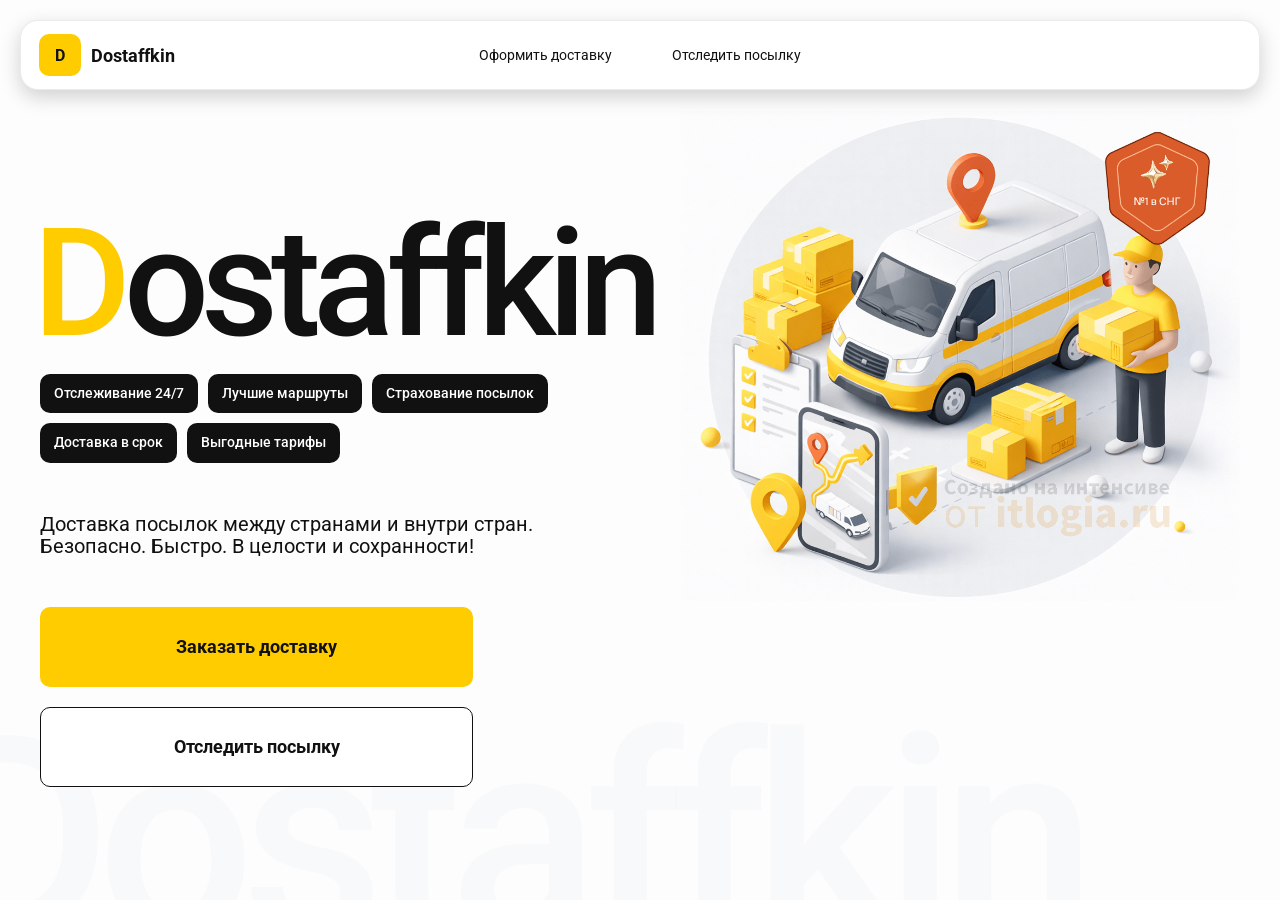
<file: index.html>
<!doctype html>
<html lang="ru">

<head>
    <meta charset="utf-8" />
    <meta name="viewport" content="width=device-width,initial-scale=1,maximum-scale=1,user-scalable=0" />
    <title>Dostaffkin — Доставка посылок между странами и внутри стран. Безопасно. Быстро. В целости и сохранности!
    </title>

    <link href="styles/base.css" rel="stylesheet" />
    <link href="styles/base_adaptive.css" rel="stylesheet" />
    <link href="styles/index.css" rel="stylesheet" />
    <link href="styles/index_adaptive.css" rel="stylesheet" />
</head>

<body>
    <div class="container">
        <header class="header">
            <a class="header-brand" href="#">
                <div class="header-logo">D</div>
                <div class="header-title">Dostaffkin</div>
            </a>
            <nav class="header-menu">
                <a class="header-link" href="./order.html">Оформить <span>доставку</span></a>
                <a class="header-link" href="./track.html">Отследить <span>посылку</span></a>
            </nav>
        </header>
        <main class="main">
            <section class="main-info">
                <div class="main-title">
                    <span>D</span>ostaffkin
                </div>
                <div class="main-features">
                    <div class="main-feature">Отслеживание 24/7</div>
                    <div class="main-feature">Лучшие маршруты</div>
                    <div class="main-feature">Страхование посылок</div>
                    <div class="main-feature">Доставка в срок</div>
                    <div class="main-feature">Выгодные тарифы</div>
                </div>
                <div class="main-description">
                    Доставка посылок между странами и внутри стран.
                    Безопасно. Быстро. В целости и сохранности!
                </div>
                <div class="main-actions">
                    <a class="button" type="button" href="./order.html">Заказать доставку</a>
                    <a class="button button-white" type="button" href="./track.html">Отследить посылку</a>
                </div>
            </section>
            <div class="main-title-ghost">Dostaffkin</div>
            <section class="main-image">
                <img src="images/main-image.png" alt="Main image" />
            </section>
        </main>
    </div>
</body>

</html>
</file>
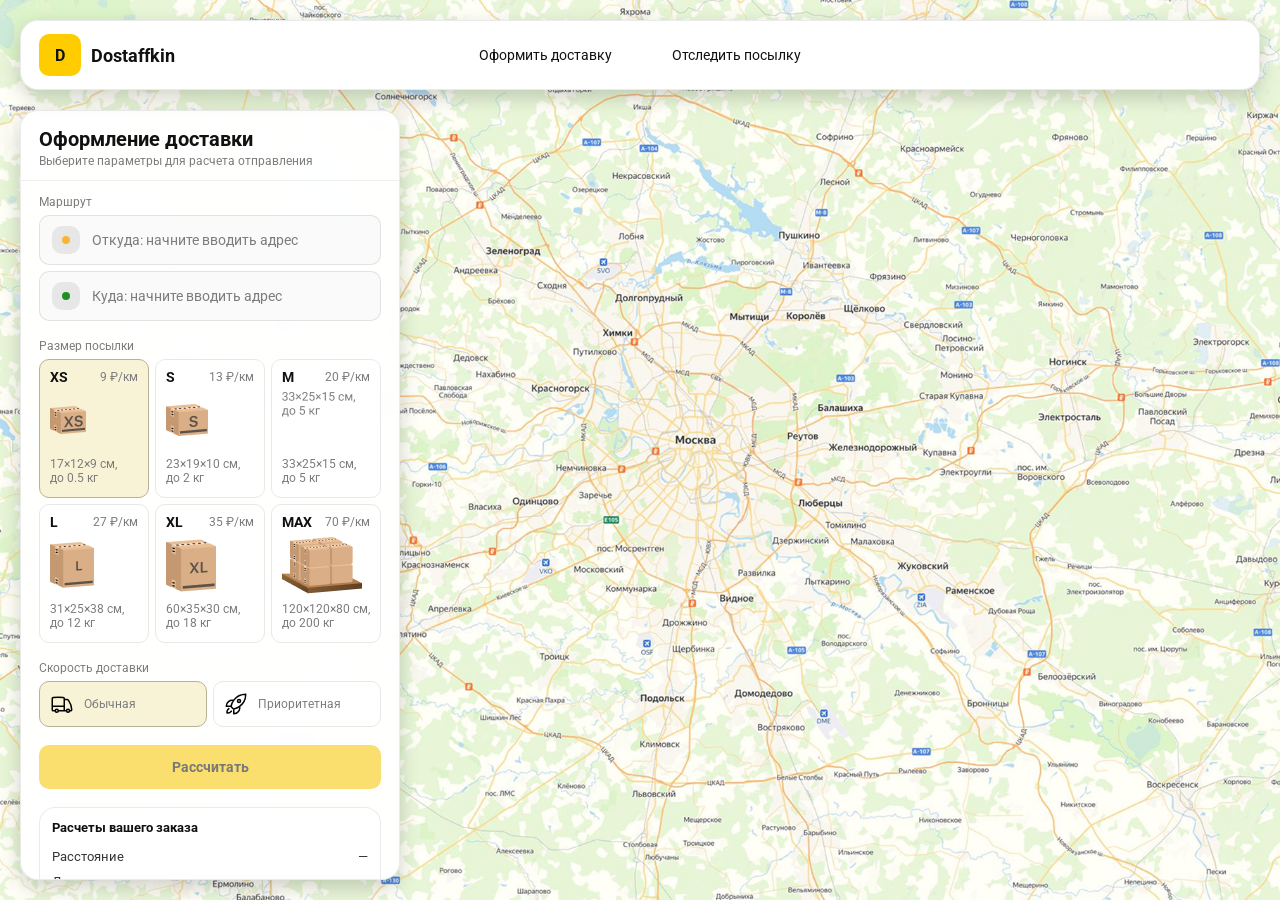
<file: order.html>
<!doctype html>
<html lang="ru">

<head>
    <meta charset="utf-8" />
    <meta name="viewport" content="width=device-width,initial-scale=1,maximum-scale=1,user-scalable=0" />
    <title>Оформление доставки</title>

    <link rel="stylesheet" href="styles/base.css" />
    <link rel="stylesheet" href="styles/base_adaptive.css" />

    <link rel="stylesheet" href="styles/order.css" />
    <link rel="stylesheet" href="styles/order_adaptive.css" />
    <script src="https://api-maps.yandex.ru/2.1?lang=ru_RU&apikey=6f4bd935-fa34-421b-a97f-c83a17cd594d&suggest_apikey=7994b06c-af55-4f1f-8116-7c47c0456ef1" type="text/javascript"></script>
</head>

<body>
    <div id="map"></div>

    <header class="header">
        <a class="header-brand" href="./index.html">
            <div class="header-logo">D</div>
            <div class="header-title">Dostaffkin</div>
        </a>
        <nav class="header-menu">
            <a class="header-link" href="#">Оформить <span>доставку</span></a>
            <a class="header-link" href="./track.html">Отследить <span>посылку</span></a>
        </nav>
    </header>

    <aside class="main" id="sidebar">
        <div class="main-header">
            <div class="main-title">Оформление доставки</div>
            <div class="main-text">Выберите параметры для расчета отправления</div>
        </div>
        <div class="main-content">
            <div class="main-route">
                <div class="main-block-title">Маршрут</div>
                <div class="main-fields">
                    <div class="main-field" id="fromField">
                        <div class="main-pin"></div>
                        <input id="from" placeholder="Откуда: начните вводить адрес" autocomplete="off" />
                        <div class="main-ac" id="fromAc" role="listbox" aria-label="Подсказки адресов"></div>
                    </div>

                    <div class="main-field" id="toField">
                        <div class="main-pin"></div>
                        <input id="to" placeholder="Куда: начните вводить адрес" autocomplete="off" />
                        <div class="main-ac" id="toAc" role="listbox" aria-label="Подсказки адресов"></div>
                    </div>
                </div>
            </div>
            <div class="main-package">
                <div class="main-block-title">Размер посылки</div>

                <div class="main-sizes">
                    <div class="main-size-card is-active" data-value="xs">
                        <div class="main-size-top">
                            <div class="main-size-label">XS</div>
                            <div class="main-size-rate">9 ₽/км</div>
                        </div>
                        <div class="main-size-media">
                            <img src="images/sizes/xs.png" alt="Короб XS" />
                        </div>
                        <div class="main-size-description">17×12×9 см,<br>до 0.5 кг</div>
                    </div>

                    <div class="main-size-card" data-value="s">
                        <div class="main-size-top">
                            <div class="main-size-label">S</div>
                            <div class="main-size-rate">13 ₽/км</div>
                        </div>
                        <div class="main-size-media">
                            <img src="images/sizes/s.png" alt="Короб S" />
                        </div>
                        <div class="main-size-description">23×19×10 см,<br>до 2 кг</div>
                    </div>

                    <div class="main-size-card" data-value="m">
                        <div class="main-size-top">
                            <div class="main-size-label">M</div>
                            <div class="main-size-rate">20 ₽/км</div>
                        </div>
                        <div class="main-size-media">
                            <img src="images/sizes/m.png" alt="Короб M" />
                        </div>
                        <div class="main-size-description">33×25×15 см,<br>до 5 кг</div>
                    </div>

                    <div class="main-size-card" data-value="l">
                        <div class="main-size-top">
                            <div class="main-size-label">L</div>
                            <div class="main-size-rate">27 ₽/км</div>
                        </div>
                        <div class="main-size-media">
                            <img src="images/sizes/l.png" alt="Короб L" />
                        </div>
                        <div class="main-size-description">31×25×38 см,<br>до 12 кг</div>
                    </div>

                    <div class="main-size-card" data-value="xl">
                        <div class="main-size-top">
                            <div class="main-size-label">XL</div>
                            <div class="main-size-rate">35 ₽/км</div>
                        </div>
                        <div class="main-size-media">
                            <img src="images/sizes/xl.png" alt="Короб XL" />
                        </div>
                        <div class="main-size-description">60×35×30 см,<br>до 18 кг</div>
                    </div>

                    <div class="main-size-card" data-value="max">
                        <div class="main-size-top">
                            <div class="main-size-label">MAX</div>
                            <div class="main-size-rate">70 ₽/км</div>
                        </div>
                        <div class="main-size-media main-size-media-palleta">
                            <img src="images/sizes/max.png" alt="Паллета" />
                        </div>
                        <div class="main-size-description">120×120×80 см,<br>до 200 кг</div>
                    </div>
                </div>
            </div>
            <div class="main-speed">
                <div class="main-block-title">Скорость доставки</div>

                <div class="main-speeds">
                    <div class="main-speed-card is-active" data-value="regular">
                        <img class="main-speed-media" src="images/icons/regular.svg" alt="Regular" />
                        <div class="main-speed-description">Обычная</div>
                    </div>
                    <div class="main-speed-card" data-value="fast">
                        <img class="main-speed-media" src="images/icons/fast.svg" alt="Fast" />
                        <div class="main-speed-description">Приоритетная</div>
                    </div>

                </div>
            </div>
            <div class="main-calculate-block">
                <button id="calc" class="button calculate-button" type="button" disabled>Рассчитать</button>
            </div>
            <div class="main-result" id="result">
                <div class="main-result-title">Расчеты вашего заказа</div>
                <div class="main-result-lines">
                    <div class="main-result-line"><span>Расстояние</span><span id="distanceValue">—</span></div>
                    <div class="main-result-line"><span>Доставим через</span><span id="durationValue">—</span></div>
                    <div class="main-result-line"><span>Тариф</span><span id="rateValue">—</span></div>
                </div>
                <div class="main-price">
                    <div class="main-price-label">Итого</div>
                    <div class="main-price-value" id="totalValue">—</div>
                </div>
            </div>
            <div class="main-order-box">
                <div class="main-order-form" id="orderForm">
                    <div class="main-order-title">Оформление доставки</div>
                    <div class="main-block-info-row">
                        <div class="main-block-title">Контакты</div>
                        <div class="order-fields">
                            <div class="main-field">
                                <input id="customerName" placeholder="Ваше имя" autocomplete="off" />
                            </div>
                            <div class="main-field">
                                <input id="customerPhone" placeholder="Ваш телефон" autocomplete="off"
                                    inputmode="tel" />
                            </div>
                        </div>
                    </div>
                    <div class="main-block-info-row extra-info">
                        <div class="main-block-title">Дополнительная информация</div>
                        <div class="main-field textarea">
                            <textarea id="comment" placeholder="Детали доставки и комментарии"></textarea>
                        </div>
                    </div>
                    <button id="submit" class="button main-submit-request" type="button" disabled>Отправить
                        заявку
                    </button>
                </div>

                <div class="main-order-success" id="orderSuccess">
                    <div class="main-success-icon">✓</div>
                    <div class="main-success-title">Заявка отправлена!</div>
                    <div class="main-success-title">Номер отправления – <span id="orderId"></span></div>
                    <div class="main-success-subtitle">Мы скоро свяжемся с вами</div>
                </div>
            </div>
        </div>
    </aside>

    <script src="scripts/order.js"></script>
</body>

</html>
</file>
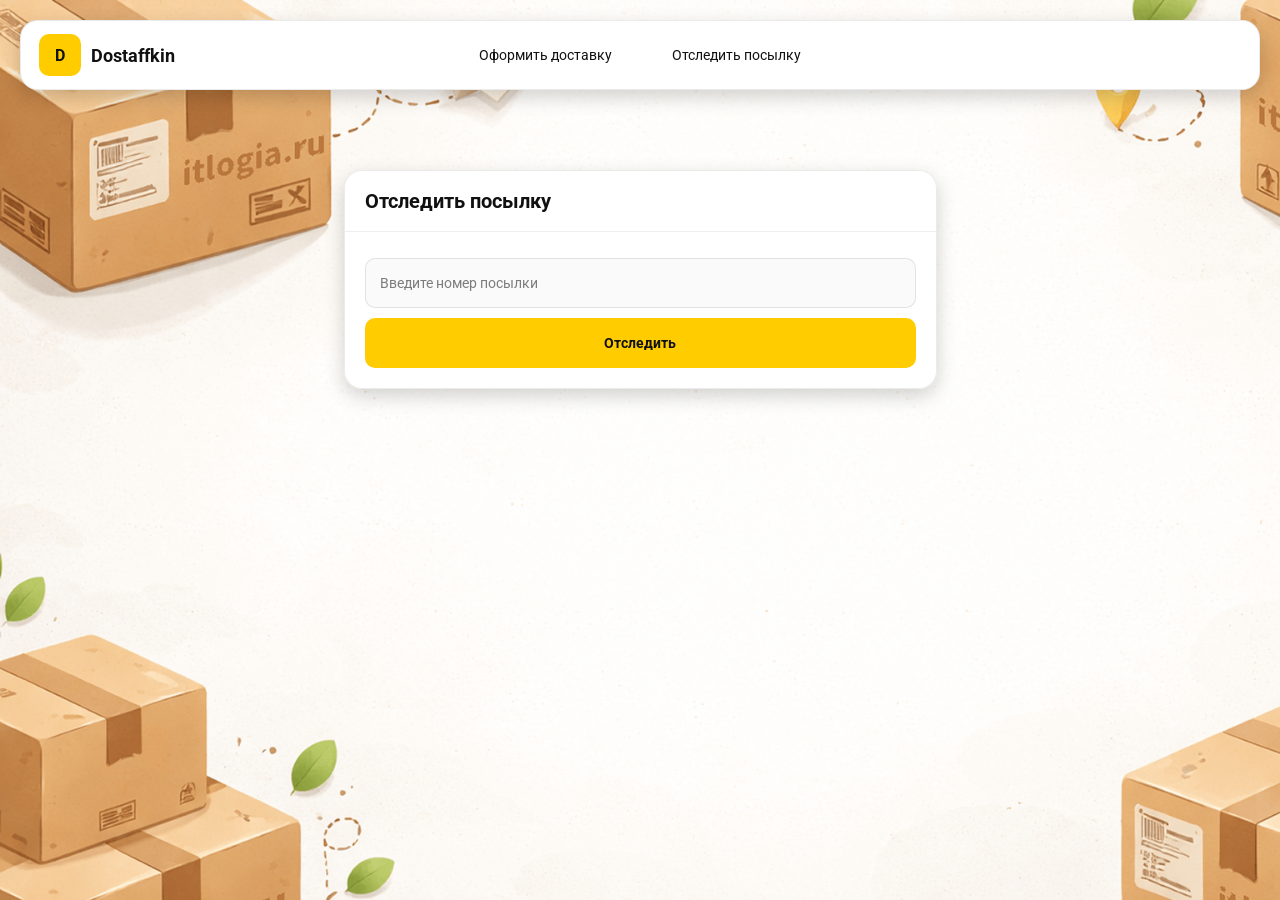
<file: track.html>
<!doctype html>
<html lang="ru">

<head>
    <meta charset="utf-8" />
    <meta name="viewport" content="width=device-width,initial-scale=1,maximum-scale=1,user-scalable=0" />
    <title>Отследить посылку</title>
    <link rel="stylesheet" href="styles/base.css" />
    <link rel="stylesheet" href="styles/base_adaptive.css" />

    <link rel="stylesheet" href="styles/track.css" />
    <link rel="stylesheet" href="styles/track_adaptive.css" />
</head>

<body>

    <div class="container">
        <header class="header">
            <a class="header-brand" href="./index.html">
                <div class="header-logo">D</div>
                <div class="header-title">Dostaffkin</div>
            </a>
            <nav class="header-menu">
                <a class="header-link" href="./order.html">Оформить <span>доставку</span></a>
                <a class="header-link" href="#">Отследить <span>посылку</span></a>
            </nav>
        </header>
        <main class="track-content">
            <section class="track-card track-search">
                <div class="track-title">Отследить посылку</div>
                <div class="track-action">
                    <div class="main-field track-field">
                        <input id="trackNumber" placeholder="Введите номер посылки" autocomplete="off" />
                    </div>
                    <button id="trackButton" class="button track-button" type="button">Отследить</button>
                </div>
            </section>
            <section class="track-card track-result" id="trackResult">
                <div class="track-result-header">
                    <div class="track-id" id="trackIdValue"></div>
                    <div class="track-routes">
                        <div class="track-route">
                            <div class="track-route-pin">
                                <svg xmlns="http://www.w3.org/2000/svg" fill="none" viewBox="0 0 24 24"
                                    stroke-width="1.5" stroke="orange" class="size-6">
                                    <path stroke-linecap="round" stroke-linejoin="round"
                                        d="M15 10.5a3 3 0 1 1-6 0 3 3 0 0 1 6 0Z" />
                                    <path stroke-linecap="round" stroke-linejoin="round"
                                        d="M19.5 10.5c0 7.142-7.5 11.25-7.5 11.25S4.5 17.642 4.5 10.5a7.5 7.5 0 1 1 15 0Z" />
                                </svg>
                            </div>
                            <div class="track-route-address" id="trackFromValue">
                                Откуда: Москва, улица Арбат, 1
                            </div>
                        </div>
                        <div class="track-route track-route-arrow">
                            <svg xmlns="http://www.w3.org/2000/svg" fill="none" viewBox="0 0 24 24" stroke-width="1.5"
                                stroke="currentColor" class="size-6">
                                <path stroke-linecap="round" stroke-linejoin="round"
                                    d="M19.5 13.5 12 21m0 0-7.5-7.5M12 21V3" />
                            </svg>
                        </div>
                        <div class="track-route">
                            <div class="track-route-pin">
                                <svg xmlns="http://www.w3.org/2000/svg" fill="none" viewBox="0 0 24 24"
                                    stroke-width="1.5" stroke="green" class="size-6">
                                    <path stroke-linecap="round" stroke-linejoin="round"
                                        d="M15 10.5a3 3 0 1 1-6 0 3 3 0 0 1 6 0Z" />
                                    <path stroke-linecap="round" stroke-linejoin="round"
                                        d="M19.5 10.5c0 7.142-7.5 11.25-7.5 11.25S4.5 17.642 4.5 10.5a7.5 7.5 0 1 1 15 0Z" />
                                </svg>
                            </div>
                            <div class="track-route-address" id="trackToValue">
                                Куда: Минск, проспект Независимости, 58
                            </div>
                        </div>
                    </div>
                </div>
                <div class="track-info">
                    <div class="track-status-title">Статус данной посылки:</div>
                    <div class="track-status-list" id="trackStatusList">
                    </div>
                </div>
            </section>
        </main>
    </div>

    <script src="scripts/track.js"></script>
</body>

</html>
</file>
<file: styles/base.css>
*, *::before, *::after {
    box-sizing: border-box;
}

@font-face {
    font-family: "Roboto";
    src: url("../fonts/Roboto-Regular.ttf");
    font-weight: normal;
}

@font-face {
    font-family: "Roboto";
    src: url("../fonts/Roboto-Bold.ttf");
    font-weight: bold;
}

@font-face {
    font-family: "Roboto";
    src: url("../fonts/Roboto-Medium.ttf");
    font-weight: 500;
}

html, body {
    margin: 0;
    color: #111111;
    font-family: "Roboto", sans-serif;
}

body {
    background: #FDFDFD;
}

.header {
    border-radius: 18px;
    box-shadow: 0 7px 20px 0 #0000002E;
    backdrop-filter: blur(10px);
    background: #ffffff;
    left: 20px;
    border: 1px solid rgba(0, 0, 0, 0.08);
    position: fixed;
    right: 20px;
    top: 20px;
    padding: 14px 18px;
    height: 70px;
    display: flex;
    align-items: center;
    z-index: 6;
}

.header-brand {
    display: flex;
    align-items: center;
    text-decoration: none;
    gap: 10px;
}

.header-logo {
    width: 42px;
    height: 42px;
    border-radius: 10px;
    background: #FFCC00;
    display: grid;
    place-items: center;
    font-weight: bold;
    color: #111;
}

.header-title {
    font-size: 18px;
    font-weight: bold;
    color: #111111;
    text-decoration: none;
}

.header-menu {
    display: flex;
    align-items: center;
    gap: 60px;
    margin: 0;
    position: absolute;
    left: 50%;
    transform: translateX(-50%);
}

.header-link {
    font-size: 14px;
    color: #111111;
    text-decoration: none;
}

.button {
    border: 0;
    outline: none;
    height: 44px;
    border-radius: 10px;
    font-size: 14px;
    font-weight: bold;
    cursor: pointer;
    font-family: inherit;
    transition: transform .08s ease, opacity .12s ease;
    background: #ffcc00;
    color: #111111;
    text-align: center;
    text-decoration: none;
}

.button:hover {
    background-color: #E5BC19;
}

.button:disabled {
    cursor: not-allowed;
    background-color: #FADE6E;
    color: #787878;
    transform: none;
}

.button.button-white {
    background: #ffffff;
    border: 1px solid #111111;
}

.button.button-white:hover {
    background: rgb(241 241 241);
}

.main-field {
    display: flex;
    align-items: center;
    margin-top: 6px;
    gap: 10px;
    border: 1px solid #1111111A;
    background: #FAFAFA;
    border-radius: 10px;
    padding: 10px 12px;
    position: relative;
    box-sizing: border-box;
    height: 50px;
}

.main-field.textarea {
    height: auto;
}

.main-pin {
    width: 28px;
    height: 28px;
    border-radius: 10px;
    background: rgba(17, 17, 17, 0.08);
    display: grid;
    place-items: center;
    flex: 0 0 auto;
    position: relative;
}

.main-pin::before {
    content: "";
    width: 8px;
    height: 8px;
    border-radius: 999px;
    background: orange;
    opacity: 0.75;
    display: block;
}

.main-field:last-child .main-pin::before {
    background: green;
    opacity: 0.85;
}

input,
textarea {
    width: 100%;
    border: 0;
    outline: none;
    background: transparent;
    font-size: 14px;
    color: #111111;
    font-family: inherit;
}

textarea {
    resize: vertical;
    min-height: 72px;
    padding: 2px 0;
}

input::placeholder,
textarea::placeholder {
    color: #7C7C7C;
}

.main-field:focus-within {
    border-color: rgba(0, 0, 0, 0.20);
    box-shadow: 0 0 0 4px rgba(255, 204, 0, 0.35);
    background: rgba(255, 255, 255, 0.75);
}
</file>
<file: styles/base_adaptive.css>
@media (max-width: 767px) {
    .header {
        left: 10px;
        right: 10px;
        top: 10px;
    }

    .header-link span {
        display: none;
    }

    .header-menu {
        gap: 20px;
        justify-content: flex-start;
        margin: 0 0 0 30px;
        position: static;
        transform: none;
    }
}

@media (max-width: 420px) {
    .header-title {
        display: none;
    }
}

@media (max-width: 374px) {
    .header-menu {
        gap: 10px;
        margin: 0 0 0 10px;
    }
}
</file>
<file: styles/index.css>
.container {
    overflow: hidden;
    min-height: 100vh;
}

.main {
    padding: 111px 40px 40px;
    position: relative;
    display: flex;
}

.main-info {
    max-width: 840px;
    width: 100%;
    position: relative;
}

.main-title {
    margin-top: 98px;
    font-weight: 500;
    font-size: 200px;
    line-height: 1;
    letter-spacing: -0.05em;
    color: #111111;
    left: -15px;
    position: relative;
}

.main-title span {
    color: #ffcc00;
}

.main-features {
    margin-top: 15px;
    display: flex;
    flex-wrap: wrap;
    gap: 10px;
}

.main-feature {
    background: #111111;
    color: #ffffff;
    padding: 12px 14px;
    font-weight: 500;
    font-size: 14px;
    line-height: 1.1;
    border-radius: 10px;
}

.main-description {
    margin-top: 50px;
    max-width: 500px;
    font-size: 20px;
    line-height: 1.1;
    color: #111111;
}

.main-actions {
    margin-top: 50px;
    display: flex;
    flex-direction: column;
    gap: 20px;
}

.main-actions .button {
    height: 80px;
    width: 433px;
    font-size: 18px;
    font-weight: bold;
    place-items: center;
    display: grid;
}

.main-title-ghost {
    position: absolute;
    z-index: -1;
    left: -70px;
    bottom: -150px;
    font-weight: 500;
    font-size: 278px;
    line-height: 1;
    letter-spacing: -0.05em;
    color: #ECEDF04D;
}

.main-image {
    width: 1024px;
    top: 100px;
    z-index: -2;
}

.main-image img {
    width: 100%;
    max-width: 1024px;
    height: auto;
    display: block;
}
</file>
<file: styles/index_adaptive.css>
@media (max-width: 1760px) {
    .main-title {
        font-size: 150px;
        left: -7px;
    }

    .main-info {
        max-width: 640px;
    }
}

@media (max-width: 1200px) {
    .main-info {
        max-width: 540px;
    }

    .main {
        padding: 111px 20px 20px;
    }

    .main-title {
        font-size: 120px;
        left: -4px;
    }

    .main-title-ghost {
        font-size: 220px;
    }
}

@media (max-width: 1024px) {
    .main-title {
        margin-top: 30px;
    }

    .main {
        flex-direction: column-reverse;
    }

    .main-image {
        max-width: 350px;
        position: absolute;
        left: 370px;
        top: 370px;
    }

    .main-info {
        max-width: 100%;
    }

    .main-actions {
        gap: 10px;
    }

    .main-actions .button {
        height: 50px;
        font-size: 14px;
        width: auto;
        max-width: 300px;
    }

    .main-description {
        max-width: 350px;
    }
}

@media (max-width: 570px) {
    .main-title {
        font-size: 88px;
    }

    .main-description {
        max-width: 100%
    }

    .main-actions {
        width: 100%;
    }

    .main-actions .button {
        width: 100%;
        max-width: 100%
    }

    .main-image {
        max-width: 650px;
        position: absolute;
        left: 170px;
        top: 70px;
        opacity: 0.2;
    }
}

@media (max-width: 400px) {
    .main-title {
        font-size: 70px;
    }
}
</file>
<file: styles/order.css>
#map {
    background-image: url("../images/order-bg.png");
    background-size: cover;
    position: fixed;
    inset: 0;
}

.main {
    border-radius: 18px;
    box-shadow: 0 7px 20px 0 #0000002E;
    backdrop-filter: blur(10px);
    background: rgba(255, 255, 255, 0.96);
    left: 20px;
    border: 1px solid rgba(0, 0, 0, 0.08);
    position: fixed;
    top: 110px;
    bottom: 20px;
    width: 380px;
    display: flex;
    flex-direction: column;
    overflow: hidden;
    z-index: 5;
}

.main-header {
    padding: 18px 18px 12px 18px;
    border-bottom: 1px solid rgba(0, 0, 0, 0.06);
    display: flex;
    flex-direction: column;
}

.main-title {
    font-size: 20px;
    line-height: 100%;
    font-weight: bold;
}

.main-text {
    font-size: 12px;
    margin-top: 5px;
    color: #7C7C7C;
}

.main-content {
    padding: 14px 18px 18px 18px;
    overflow: auto;
    scrollbar-width: none;
    display: flex;
    flex-direction: column;
    gap: 18px;
    flex: 1;
}

.main-block-title {
    font-size: 12px;
    color: #7C7C7C;
}

.main-route .main-block-title,
.main-package .main-block-title {
    margin-bottom: 6px;
}

.main-sizes {
    display: grid;
    gap: 6px;
    grid-template-columns: repeat(3, 1fr);
}

.main-size-card {
    border: 1px solid #E8E8E7;
    background: #FFFFFF;
    border-radius: 10px;
    padding: 10px;
    cursor: pointer;
    user-select: none;
    transition: transform .08s ease, border-color .12s ease, background .12s ease;
    min-height: 139px;
}

.main-size-card:hover {
    transform: translateY(-1px);
}

.main-size-card.is-active {
    background-color: #F8F2D6;
    border-color: #B7B196;
}

.main-size-top {
    display: flex;
    align-items: center;
    justify-content: space-between;
}

.main-size-label {
    font-weight: bold;
    font-size: 14px;
    color: #111111;
    line-height: 100%;
}

.main-size-rate {
    font-size: 12px;
    color: #7C7C7C;
    line-height: 100%;
}

.main-size-media {
    margin-top: 8px;
    height: 57px;
}

.main-size-description {
    margin-top: 8px;
    font-size: 12px;
    color: #7C7C7C;
    line-height: 1.2;
}

.calculate-button {
    width: 100%;
}

.main-result {
    border: 1px solid rgba(0, 0, 0, 0.08);
    background: rgba(255, 255, 255, 0.75);
    border-radius: 16px;
    padding: 12px;
    line-height: 1.25;
}

.main-result-title {
    font-weight: bold;
    font-size: 13px;
    color: #111111;
    margin-bottom: 13px;
}

.main-result-lines {
    gap: 8px;
    display: flex;
    flex-direction: column;
}

.main-result-line {
    font-size: 13px;
    color: rgba(17, 17, 17, 0.85);
    display: flex;
    justify-content: space-between;
}

.main-price {
    margin-top: 18px;
    padding-top: 10px;
    border-top: 1px dashed rgba(0, 0, 0, 0.12);
    display: flex;
    align-items: baseline;
    justify-content: space-between;
}

.main-price-label {
    font-size: 12px;
    color: rgba(17, 17, 17, 0.55);
}

.main-price-value {
    font-size: 20px;
    font-weight: bold;
    color: #111111;
    letter-spacing: -0.3px;
}

.main-order-box {
    background: #ffffff;
    border: 1px solid #E8E8E7;
    border-radius: 10px;
    padding: 12px;
}

.main-order-title {
    margin-bottom: 8px;
    font-weight: bold;
    font-size: 14px;
    color: #111111;
}

.main-block-info {
    display: flex;
    flex-direction: column;
    gap: 6px;
}

.order-fields {
    display: grid;
    grid-template-columns: 1fr 1fr;
    column-gap: 10px;
    margin-top: 6px;
}

.main-block-info-row.extra-info {
    display: block;
    margin-top: 13px;
}

.main-submit-request {
    width: 100%;
    margin-top: 6px;
}

.main-order-success {
    display: none;
    text-align: center;
    padding: 22px 12px;
    gap: 12px;
}

.main-order-success.is-visible {
    display: flex;
    flex-direction: column;
    align-items: center;
}

.main-success-icon {
    width: 56px;
    height: 56px;
    border-radius: 50%;
    background: #16a34a;
    color: #ffffff;
    display: grid;
    place-items: center;
    font-size: 30px;
}

.main-success-title {
    font-size: 14px;
    font-weight: bold;
    color: #111111;
}

.main-success-subtitle {
    font-size: 12px;
    color: rgba(17, 17, 17, 0.55);
    line-height: 1.3;
}

.main-speed .main-block-title {
    margin-bottom: 6px;
}

.main-speeds {
    display: grid;
    gap: 6px;
    grid-template-columns: repeat(2, 1fr);
}

.main-speed-card {
    border: 1px solid #E8E8E7;
    background: #FFFFFF;
    border-radius: 10px;
    padding: 10px;
    cursor: pointer;
    user-select: none;
    transition: transform .08s ease, border-color .12s ease, background .12s ease;
    display: flex;
    align-items: center;
    gap: 10px;
}

.main-speed-card:hover {
    transform: translateY(-1px);
}

.main-speed-card.is-active {
    background-color: #F8F2D6;
    border-color: #B7B196;
}

.main-speed-description {
    font-size: 12px;
    color: #7C7C7C;
    line-height: 1.2;
}
</file>
<file: styles/order_adaptive.css>
@media (max-width: 767px) {
    .main {
        left: 10px;
        right: 10px;
        top: 50%;
        bottom: 12px;
        width: auto;
        max-width: none;
    }
}

@media (max-width: 420px) {
    .main-sizes {
        grid-template-columns: repeat(2, 1fr);
    }
}
</file>
<file: styles/track.css>
.container {
    background: #F4F4F4 url("../images/track-bg.png");
    background-size: cover;
    min-height: 100vh;
    padding: 170px 0 50px 0;
}

.track-content {
    width: 593px;
    margin: 0 auto;
}

.track-card {
    width: 100%;
    border-radius: 18px;
    box-shadow: 0 7px 20px 0 #0000002E;
    backdrop-filter: blur(10px);
    background: rgba(255, 255, 255, 0.96);
    border: 1px solid rgba(0, 0, 0, 0.08);
}

.track-title {
    font-size: 20px;
    line-height: 100%;
    font-weight: bold;
    border-bottom: 1px solid #EEEEEE;
    padding: 20px;
}

.track-action {
    padding: 20px;
}

.track-button {
    width: 100%;
    height: 50px;
}

.track-field {
    margin-bottom: 10px;
}

.track-result {
    margin-top: 5px;
    display: none;
}

.track-result.is-visible {
    display: block;
}

.track-result-header {
    font-weight: bold;
    font-size: 14px;
    color: #111111;
    padding: 20px;
    border-bottom: 1px solid #EEEEEE;
}

.track-id {
    margin-bottom: 12px;
    font-size: 20px;
}

.track-routes {
    display: flex;
    flex-direction: column;
    gap: 10px;
    font-weight: normal;
}

.track-route {
    display: flex;
    align-items: center;
    gap: 10px;
}

.track-route-pin {
    width: 24px;
    height: 24px;
    flex-shrink: 0;
}

.track-route-arrow {
    padding: 15px 0;
    width: 24px;
    height: 24px;
}

.track-info {
    padding: 20px;
}

.track-status {
    display: flex;
    align-items: center;
    font-size: 12px;
    gap: 10px;
}

.track-status-title {
    font-size: 14px;
    color: #111111;
    margin-bottom: 20px;
}

.track-status-list {
    display: flex;
    flex-direction: column;
    gap: 15px;
}

.track-status-icon {
    width: 40px;
    height: 40px;
    border-radius: 50%;
    background: rgba(17, 17, 17, 0.08);
    display: grid;
    place-items: center;
    flex: 0 0 auto;
}

.track-status.created .track-status-icon {
    background-color: #F1CB00;
}

.track-status.in-way .track-status-icon {
    background-color: #F08A11;
}

.track-status.ready .track-status-icon {
    background-color: #A35D0A;
}

.track-status.done .track-status-icon {
    background-color: #37C93B;
}

.track-status-text {
    display: flex;
    align-items: center;
    justify-content: space-between;
    color: #111111;
    font-size: 12px;
    flex: 1;
}

.track-status-date {
    color: rgba(17, 17, 17, 0.55);
}
</file>
<file: styles/track_adaptive.css>
@media (max-width: 767px) {
    .container {
        padding: 130px 0 50px 0;
    }

    .track-content {
        width: 100%;
        padding-left: 10px;
        padding-right: 10px;
    }

    .track-result-header {
        padding: 20px;
    }
}
</file>
